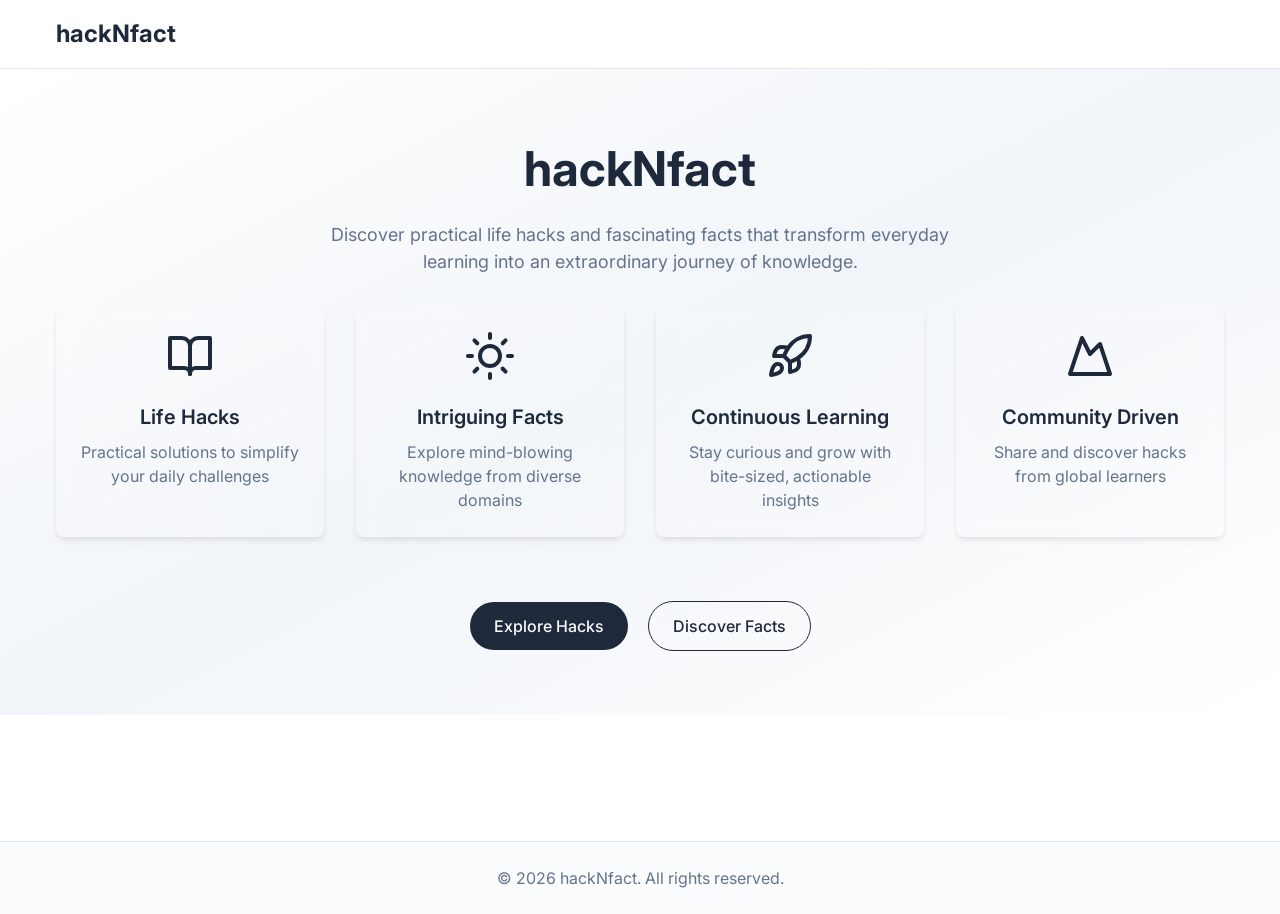
<file: index.html>
<!DOCTYPE html>
<html lang="en">
<head>
    <meta charset="UTF-8">
    <meta name="viewport" content="width=device-width, initial-scale=1.0">
    <title>hackNfact - Home</title>
    <link href="https://fonts.googleapis.com/css2?family=Inter:wght@400;500;600;700&display=swap" rel="stylesheet">
    <link rel="stylesheet" href="styles.css">
</head>
<body>
    <div class="page-layout">
        <header class="header">
            <div class="container nav-container">
                <a href="index.html" class="logo">hackNfact</a>
                
                <nav class="nav hidden">
                    <ul class="nav-links">
                        <li><a href="index.html" class="nav-link">Home</a></li>
                        <li><a href="hacks.html" class="nav-link">Hacks</a></li>
                        <li><a href="facts.html" class="nav-link">Facts</a></li>
                        <li><a href="submit.html" class="nav-link">Submit</a></li>
                        <li><a href="about.html" class="nav-link">About</a></li>
                        <li><a href="contact.html" class="nav-link">Contact</a></li>
                    </ul>
                </nav>
                
                <button class="mobile-menu-btn">
                    <svg xmlns="http://www.w3.org/2000/svg" width="24" height="24" viewBox="0 0 24 24" fill="none" stroke="currentColor" stroke-width="2" stroke-linecap="round" stroke-linejoin="round">
                        <line x1="4" y1="12" x2="20" y2="12"></line>
                        <line x1="4" y1="6" x2="20" y2="6"></line>
                        <line x1="4" y1="18" x2="20" y2="18"></line>
                    </svg>
                </button>
            </div>
        </header>
        
        <main class="main">
            <div class="hero" style="background: linear-gradient(to bottom right, var(--background), var(--secondary), var(--background))">
                <div class="container">
                    <h1 class="hero-title">hackNfact</h1>
                    <p class="hero-description">
                        Discover practical life hacks and fascinating facts that transform everyday learning into an extraordinary journey of knowledge.
                    </p>
                    
                    <div class="grid grid-4" style="margin-bottom: 4rem;">
                        <div class="feature-card">
                            <svg class="feature-icon" xmlns="http://www.w3.org/2000/svg" width="24" height="24" viewBox="0 0 24 24" fill="none" stroke="currentColor" stroke-width="2" stroke-linecap="round" stroke-linejoin="round">
                                <path d="M2 3h6a4 4 0 0 1 4 4v14a3 3 0 0 0-3-3H2z"></path>
                                <path d="M22 3h-6a4 4 0 0 0-4 4v14a3 3 0 0 1 3-3h7z"></path>
                            </svg>
                            <h3 class="feature-title">Life Hacks</h3>
                            <p class="feature-description">Practical solutions to simplify your daily challenges</p>
                        </div>
                        
                        <div class="feature-card">
                            <svg class="feature-icon" xmlns="http://www.w3.org/2000/svg" width="24" height="24" viewBox="0 0 24 24" fill="none" stroke="currentColor" stroke-width="2" stroke-linecap="round" stroke-linejoin="round">
                                <circle cx="12" cy="12" r="5"></circle>
                                <line x1="12" y1="1" x2="12" y2="3"></line>
                                <line x1="12" y1="21" x2="12" y2="23"></line>
                                <line x1="4.22" y1="4.22" x2="5.64" y2="5.64"></line>
                                <line x1="18.36" y1="18.36" x2="19.78" y2="19.78"></line>
                                <line x1="1" y1="12" x2="3" y2="12"></line>
                                <line x1="21" y1="12" x2="23" y2="12"></line>
                                <line x1="4.22" y1="19.78" x2="5.64" y2="18.36"></line>
                                <line x1="18.36" y1="5.64" x2="19.78" y2="4.22"></line>
                            </svg>
                            <h3 class="feature-title">Intriguing Facts</h3>
                            <p class="feature-description">Explore mind-blowing knowledge from diverse domains</p>
                        </div>
                        
                        <div class="feature-card">
                            <svg class="feature-icon" xmlns="http://www.w3.org/2000/svg" width="24" height="24" viewBox="0 0 24 24" fill="none" stroke="currentColor" stroke-width="2" stroke-linecap="round" stroke-linejoin="round">
                                <path d="M4.5 16.5c-1.5 1.26-2 5-2 5s3.74-.5 5-2c.71-.84.7-2.13-.09-2.91a2.18 2.18 0 0 0-2.91-.09z"></path>
                                <path d="m12 15-3-3a22 22 0 0 1 2-3.95A12.88 12.88 0 0 1 22 2c0 2.72-.78 7.5-6 11a22.35 22.35 0 0 1-4 2z"></path>
                                <path d="M9 12H4s.55-3.03 2-4c1.62-1.08 5 0 5 0"></path>
                                <path d="M12 15v5s3.03-.55 4-2c1.08-1.62 0-5 0-5"></path>
                            </svg>
                            <h3 class="feature-title">Continuous Learning</h3>
                            <p class="feature-description">Stay curious and grow with bite-sized, actionable insights</p>
                        </div>
                        
                        <div class="feature-card">
                            <svg class="feature-icon" xmlns="http://www.w3.org/2000/svg" width="24" height="24" viewBox="0 0 24 24" fill="none" stroke="currentColor" stroke-width="2" stroke-linecap="round" stroke-linejoin="round">
                                <path d="m8 3 4 8 5-5 5 15H2L8 3z"></path>
                            </svg>
                            <h3 class="feature-title">Community Driven</h3>
                            <p class="feature-description">Share and discover hacks from global learners</p>
                        </div>
                    </div>
                    
                    <div>
                        <a href="hacks.html" class="btn btn-primary" style="margin-right: 1rem;">Explore Hacks</a>
                        <a href="facts.html" class="btn btn-outline">Discover Facts</a>
                    </div>
                </div>
            </div>
        </main>
        
        <footer class="footer">
            <div class="container footer-content">
                <p>© <script>document.write(new Date().getFullYear())</script> hackNfact. All rights reserved.</p>
            </div>
        </footer>
    </div>

    <script src="scripts.js"></script>
</body>
</html>
</file>
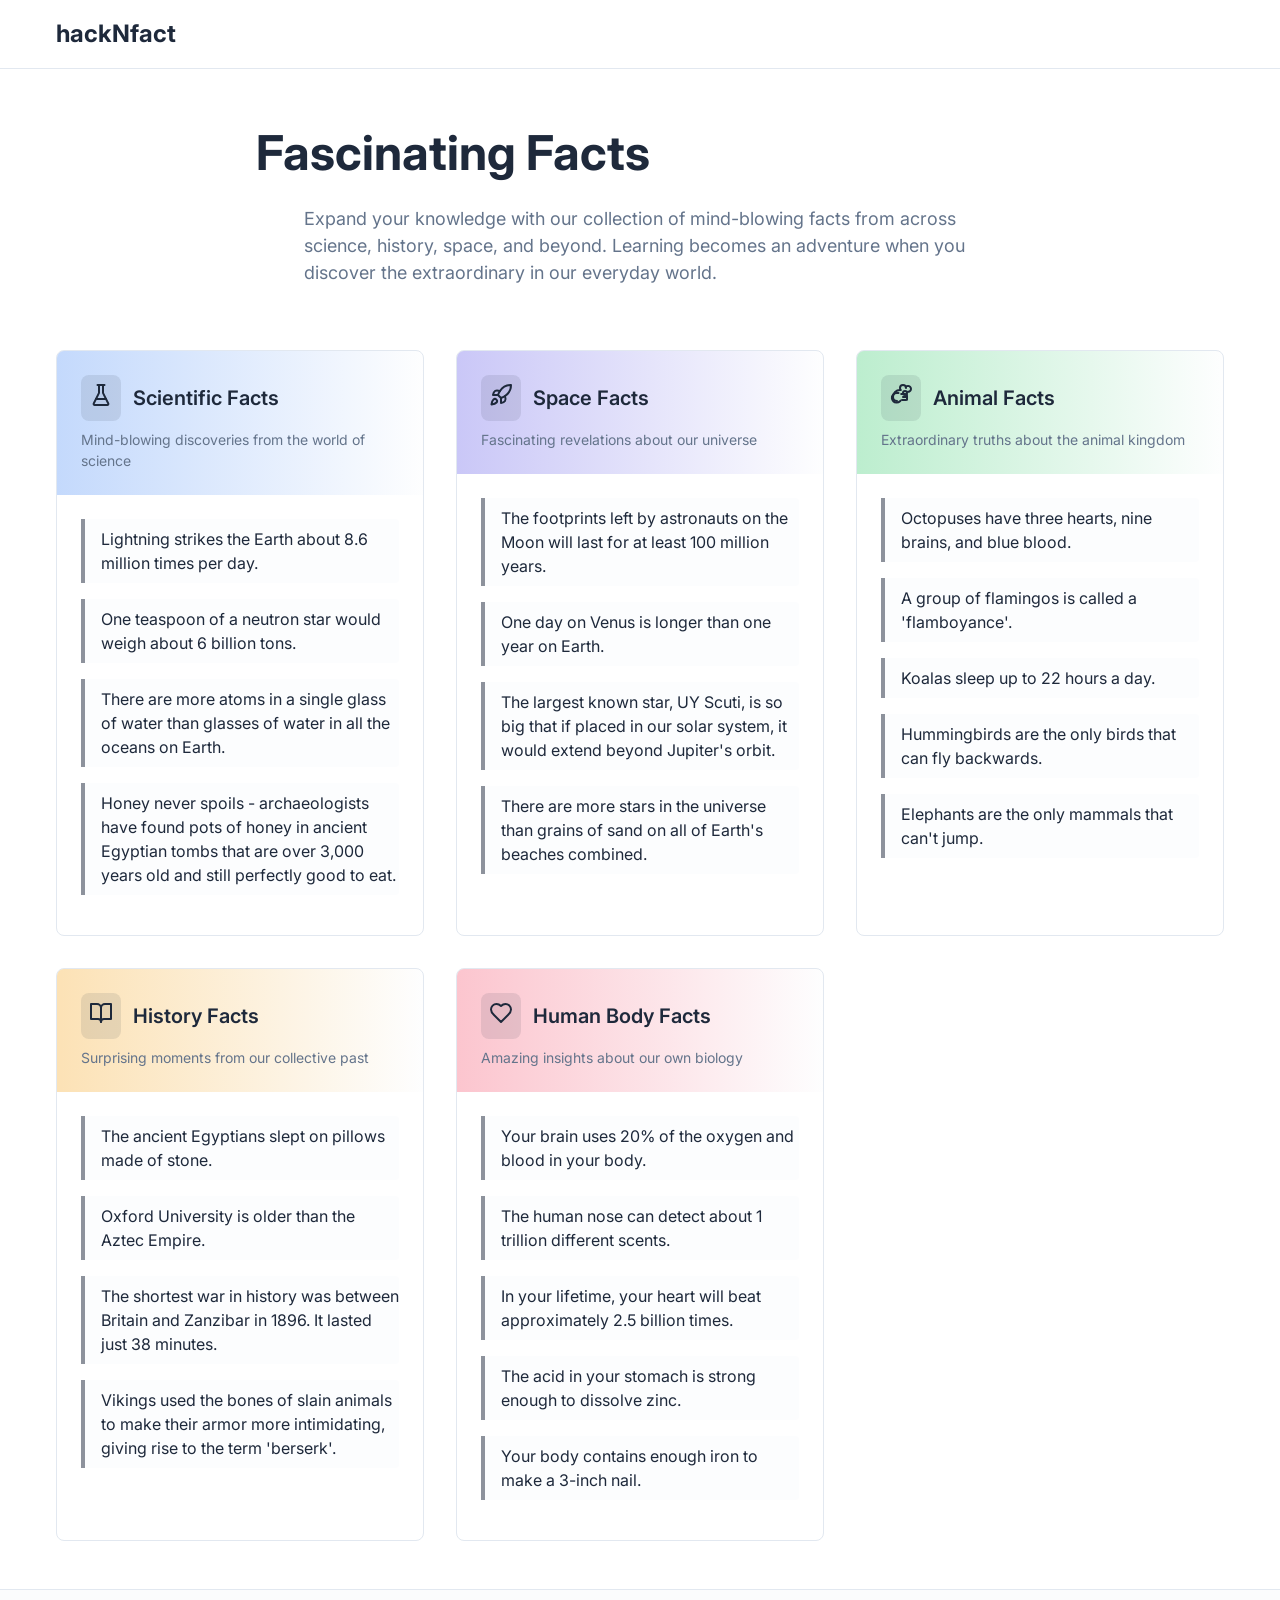
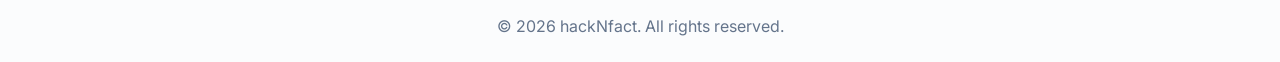
<file: facts.html>
<!DOCTYPE html>
<html lang="en">
<head>
    <meta charset="UTF-8">
    <meta name="viewport" content="width=device-width, initial-scale=1.0">
    <title>hackNfact - Facts</title>
    <link href="https://fonts.googleapis.com/css2?family=Inter:wght@400;500;600;700&display=swap" rel="stylesheet">
    <link rel="stylesheet" href="styles.css">
</head>
<body>
    <div class="page-layout">
        <header class="header">
            <div class="container nav-container">
                <a href="index.html" class="logo">hackNfact</a>
                
                <nav class="nav hidden">
                    <ul class="nav-links">
                        <li><a href="index.html" class="nav-link">Home</a></li>
                        <li><a href="hacks.html" class="nav-link">Hacks</a></li>
                        <li><a href="facts.html" class="nav-link">Facts</a></li>
                        <li><a href="submit.html" class="nav-link">Submit</a></li>
                        <li><a href="about.html" class="nav-link">About</a></li>
                        <li><a href="contact.html" class="nav-link">Contact</a></li>
                    </ul>
                </nav>
                
                <button class="mobile-menu-btn">
                    <svg xmlns="http://www.w3.org/2000/svg" width="24" height="24" viewBox="0 0 24 24" fill="none" stroke="currentColor" stroke-width="2" stroke-linecap="round" stroke-linejoin="round">
                        <line x1="4" y1="12" x2="20" y2="12"></line>
                        <line x1="4" y1="6" x2="20" y2="6"></line>
                        <line x1="4" y1="18" x2="20" y2="18"></line>
                    </svg>
                </button>
            </div>
        </header>
        
        <main class="main">
            <div class="container" style="padding: 3rem 1rem;">
                <div class="text-center" style="max-width: 48rem; margin: 0 auto 4rem;">
                    <h1 class="hero-title">Fascinating Facts</h1>
                    <p class="hero-description">
                        Expand your knowledge with our collection of mind-blowing facts from across science, history, space,
                        and beyond. Learning becomes an adventure when you discover the extraordinary in our everyday world.
                    </p>
                </div>

                <div class="grid grid-3">
                    <!-- Scientific Facts -->
                    <div class="card">
                        <div class="card-header" style="background: linear-gradient(to right, rgba(59, 130, 246, 0.3), rgba(241, 245, 249, 0.1));">
                            <div class="card-header-content">
                                <div class="icon-container">
                                    <svg xmlns="http://www.w3.org/2000/svg" width="24" height="24" viewBox="0 0 24 24" fill="none" stroke="currentColor" stroke-width="2" stroke-linecap="round" stroke-linejoin="round" class="lucide lucide-flask-conical">
                                        <path d="M10 2v7.527a2 2 0 0 1-.211.896L4.72 20.55a1 1 0 0 0 .9 1.45h12.76a1 1 0 0 0 .9-1.45l-5.069-10.127A2 2 0 0 1 14 9.527V2"></path>
                                        <path d="M8.5 2h7"></path>
                                        <path d="M7 16h10"></path>
                                    </svg>
                                </div>
                                <h2 class="card-title">Scientific Facts</h2>
                            </div>
                            <p class="card-description">Mind-blowing discoveries from the world of science</p>
                        </div>
                        <div class="card-content">
                            <div class="fact-item">
                                <p>Lightning strikes the Earth about 8.6 million times per day.</p>
                            </div>
                            <div class="fact-item">
                                <p>One teaspoon of a neutron star would weigh about 6 billion tons.</p>
                            </div>
                            <div class="fact-item">
                                <p>There are more atoms in a single glass of water than glasses of water in all the oceans on Earth.</p>
                            </div>
                            <div class="fact-item">
                                <p>Honey never spoils - archaeologists have found pots of honey in ancient Egyptian tombs that are over 3,000 years old and still perfectly good to eat.</p>
                            </div>
                        </div>
                    </div>

                    <!-- Space Facts -->
                    <div class="card">
                        <div class="card-header" style="background: linear-gradient(to right, rgba(79, 70, 229, 0.3), rgba(241, 245, 249, 0.1));">
                            <div class="card-header-content">
                                <div class="icon-container">
                                    <svg xmlns="http://www.w3.org/2000/svg" width="24" height="24" viewBox="0 0 24 24" fill="none" stroke="currentColor" stroke-width="2" stroke-linecap="round" stroke-linejoin="round" class="lucide lucide-rocket">
                                        <path d="M4.5 16.5c-1.5 1.26-2 5-2 5s3.74-.5 5-2c.71-.84.7-2.13-.09-2.91a2.18 2.18 0 0 0-2.91-.09z"></path>
                                        <path d="m12 15-3-3a22 22 0 0 1 2-3.95A12.88 12.88 0 0 1 22 2c0 2.72-.78 7.5-6 11a22.35 22.35 0 0 1-4 2z"></path>
                                        <path d="M9 12H4s.55-3.03 2-4c1.62-1.08 5 0 5 0"></path>
                                        <path d="M12 15v5s3.03-.55 4-2c1.08-1.62 0-5 0-5"></path>
                                    </svg>
                                </div>
                                <h2 class="card-title">Space Facts</h2>
                            </div>
                            <p class="card-description">Fascinating revelations about our universe</p>
                        </div>
                        <div class="card-content">
                            <div class="fact-item">
                                <p>The footprints left by astronauts on the Moon will last for at least 100 million years.</p>
                            </div>
                            <div class="fact-item">
                                <p>One day on Venus is longer than one year on Earth.</p>
                            </div>
                            <div class="fact-item">
                                <p>The largest known star, UY Scuti, is so big that if placed in our solar system, it would extend beyond Jupiter's orbit.</p>
                            </div>
                            <div class="fact-item">
                                <p>There are more stars in the universe than grains of sand on all of Earth's beaches combined.</p>
                            </div>
                        </div>
                    </div>

                    <!-- Animal Facts -->
                    <div class="card">
                        <div class="card-header" style="background: linear-gradient(to right, rgba(34, 197, 94, 0.3), rgba(241, 245, 249, 0.1));">
                            <div class="card-header-content">
                                <div class="icon-container">
                                    <svg xmlns="http://www.w3.org/2000/svg" width="24" height="24" viewBox="0 0 24 24" fill="none" stroke="currentColor" stroke-width="2" stroke-linecap="round" stroke-linejoin="round" class="lucide lucide-rat">
                                        <path d="M17 5c0-1.7-1.3-3-3-3s-3 1.3-3 3c0 .8.3 1.5.8 2H11c-3.9 0-7 3.1-7 7v0c0 2.2 1.8 4 4 4"></path>
                                        <path d="M16.8 3.9c.3-.3.6-.5 1-.7 1.5-.7 3.2-.1 3.9 1.4.7 1.5.1 3.2-1.4 3.9-.4.2-.9.3-1.3.3"></path>
                                        <path d="M9.5 10H7.8c-1.3 0-2.6.5-3.5 1.5-1 1-1.5 2.3-1.4 3.6.1 1.2.6 2.3 1.4 3.1.8.8 1.9 1.3 3.1 1.4 1.3.1 2.6-.4 3.6-1.4l.6-.6"></path>
                                        <path d="M18 16.5V13c0-1.1-.9-2-2-2h-3.8"></path>
                                        <path d="M13 17h4c.6 0 1-.4 1-1v-1c0-.6-.4-1-1-1h-3"></path>
                                        <circle cx="16" cy="10" r="2"></circle>
                                    </svg>
                                </div>
                                <h2 class="card-title">Animal Facts</h2>
                            </div>
                            <p class="card-description">Extraordinary truths about the animal kingdom</p>
                        </div>
                        <div class="card-content">
                            <div class="fact-item">
                                <p>Octopuses have three hearts, nine brains, and blue blood.</p>
                            </div>
                            <div class="fact-item">
                                <p>A group of flamingos is called a 'flamboyance'.</p>
                            </div>
                            <div class="fact-item">
                                <p>Koalas sleep up to 22 hours a day.</p>
                            </div>
                            <div class="fact-item">
                                <p>Hummingbirds are the only birds that can fly backwards.</p>
                            </div>
                            <div class="fact-item">
                                <p>Elephants are the only mammals that can't jump.</p>
                            </div>
                        </div>
                    </div>

                    <!-- History Facts -->
                    <div class="card">
                        <div class="card-header" style="background: linear-gradient(to right, rgba(245, 158, 11, 0.3), rgba(241, 245, 249, 0.1));">
                            <div class="card-header-content">
                                <div class="icon-container">
                                    <svg xmlns="http://www.w3.org/2000/svg" width="24" height="24" viewBox="0 0 24 24" fill="none" stroke="currentColor" stroke-width="2" stroke-linecap="round" stroke-linejoin="round" class="lucide lucide-book-open">
                                        <path d="M2 3h6a4 4 0 0 1 4 4v14a3 3 0 0 0-3-3H2z"></path>
                                        <path d="M22 3h-6a4 4 0 0 0-4 4v14a3 3 0 0 1 3-3h7z"></path>
                                    </svg>
                                </div>
                                <h2 class="card-title">History Facts</h2>
                            </div>
                            <p class="card-description">Surprising moments from our collective past</p>
                        </div>
                        <div class="card-content">
                            <div class="fact-item">
                                <p>The ancient Egyptians slept on pillows made of stone.</p>
                            </div>
                            <div class="fact-item">
                                <p>Oxford University is older than the Aztec Empire.</p>
                            </div>
                            <div class="fact-item">
                                <p>The shortest war in history was between Britain and Zanzibar in 1896. It lasted just 38 minutes.</p>
                            </div>
                            <div class="fact-item">
                                <p>Vikings used the bones of slain animals to make their armor more intimidating, giving rise to the term 'berserk'.</p>
                            </div>
                        </div>
                    </div>

                    <!-- Human Body Facts -->
                    <div class="card">
                        <div class="card-header" style="background: linear-gradient(to right, rgba(244, 63, 94, 0.3), rgba(241, 245, 249, 0.1));">
                            <div class="card-header-content">
                                <div class="icon-container">
                                    <svg xmlns="http://www.w3.org/2000/svg" width="24" height="24" viewBox="0 0 24 24" fill="none" stroke="currentColor" stroke-width="2" stroke-linecap="round" stroke-linejoin="round" class="lucide lucide-heart">
                                        <path d="M19 14c1.49-1.46 3-3.21 3-5.5A5.5 5.5 0 0 0 16.5 3c-1.76 0-3 .5-4.5 2-1.5-1.5-2.74-2-4.5-2A5.5 5.5 0 0 0 2 8.5c0 2.3 1.5 4.05 3 5.5l7 7Z"></path>
                                    </svg>
                                </div>
                                <h2 class="card-title">Human Body Facts</h2>
                            </div>
                            <p class="card-description">Amazing insights about our own biology</p>
                        </div>
                        <div class="card-content">
                            <div class="fact-item">
                                <p>Your brain uses 20% of the oxygen and blood in your body.</p>
                            </div>
                            <div class="fact-item">
                                <p>The human nose can detect about 1 trillion different scents.</p>
                            </div>
                            <div class="fact-item">
                                <p>In your lifetime, your heart will beat approximately 2.5 billion times.</p>
                            </div>
                            <div class="fact-item">
                                <p>The acid in your stomach is strong enough to dissolve zinc.</p>
                            </div>
                            <div class="fact-item">
                                <p>Your body contains enough iron to make a 3-inch nail.</p>
                            </div>
                        </div>
                    </div>
                </div>
            </div>
        </main>
        
        <footer class="footer">
            <div class="container footer-content">
                <p>© <script>document.write(new Date().getFullYear())</script> hackNfact. All rights reserved.</p>
            </div>
        </footer>
    </div>

    <script src="scripts.js"></script>
</body>
</html>
</file>
<file: styles.css>
:root {
  --background: #ffffff;
  --foreground: #1e293b;
  --primary: #1e293b;
  --primary-foreground: #f8fafc;
  --secondary: #f1f5f9;
  --secondary-foreground: #1e293b;
  --muted: #f1f5f9;
  --muted-foreground: #64748b;
  --accent: #f1f5f9;
  --accent-foreground: #1e293b;
  --border: #e2e8f0;
  --input: #e2e8f0;
  --border-radius: 0.5rem;
}

* {
  margin: 0;
  padding: 0;
  box-sizing: border-box;
  border-color: var(--border);
}

body {
  font-family: 'Inter', system-ui, -apple-system, BlinkMacSystemFont, 'Segoe UI', Roboto, 'Helvetica Neue', sans-serif;
  background-color: var(--background);
  color: var(--foreground);
  line-height: 1.5;
}

.container {
  width: 100%;
  max-width: 1200px;
  margin: 0 auto;
  padding: 0 1rem;
}

/* Navigation */
.header {
  background-color: rgba(255, 255, 255, 0.8);
  backdrop-filter: blur(8px);
  border-bottom: 1px solid var(--border);
  position: sticky;
  top: 0;
  z-index: 10;
}

.nav-container {
  display: flex;
  justify-content: space-between;
  align-items: center;
  padding: 1rem;
}

.logo {
  font-size: 1.5rem;
  font-weight: bold;
  color: var(--primary);
  text-decoration: none;
}

.nav {
  display: none;
}

.nav-links {
  display: flex;
  gap: 1.5rem;
  list-style: none;
}

.nav-link {
  color: var(--muted-foreground);
  text-decoration: none;
  transition: color 0.2s;
}

.nav-link:hover {
  color: var(--primary);
}

.nav-link.active {
  color: var(--primary);
  font-weight: 500;
}

.mobile-menu-btn {
  background: none;
  border: none;
  color: var(--muted-foreground);
  padding: 0.5rem;
  cursor: pointer;
  display: block;
}

/* Footer */
.footer {
  background-color: rgba(241, 245, 249, 0.3);
  padding: 1.5rem 0;
  border-top: 1px solid var(--border);
}

.footer-content {
  text-align: center;
  color: var(--muted-foreground);
}

/* Main Content */
.main {
  flex-grow: 1;
  min-height: calc(100vh - 128px);
}

/* Page Layout */
.page-layout {
  min-height: 100vh;
  display: flex;
  flex-direction: column;
}

/* Hero Sections */
.hero {
  padding: 4rem 1rem;
  text-align: center;
}

.hero-title {
  font-size: 2.5rem;
  font-weight: bold;
  margin-bottom: 1rem;
  color: var(--primary);
}

.hero-description {
  font-size: 1.125rem;
  max-width: 42rem;
  margin: 0 auto 2rem;
  color: var(--muted-foreground);
}

/* Cards */
.card {
  background-color: var(--background);
  border: 1px solid var(--border);
  border-radius: var(--border-radius);
  overflow: hidden;
  transition: box-shadow 0.3s, transform 0.3s;
}

.card:hover {
  box-shadow: 0 10px 25px -5px rgba(0, 0, 0, 0.1);
}

.card-header {
  padding: 1.5rem;
  background: linear-gradient(to right, rgba(241, 245, 249, 0.3), rgba(255, 255, 255, 1));
}

.card-header-content {
  display: flex;
  align-items: center;
  gap: 0.75rem;
  margin-bottom: 0.5rem;
}

.icon-container {
  padding: 0.5rem;
  background-color: rgba(30, 41, 59, 0.1);
  border-radius: 0.5rem;
  color: var(--primary);
}

.card-title {
  font-size: 1.25rem;
  font-weight: 600;
}

.card-description {
  color: var(--muted-foreground);
  font-size: 0.875rem;
}

.card-content {
  padding: 1.5rem;
}

/* Buttons */
.btn {
  display: inline-flex;
  align-items: center;
  justify-content: center;
  padding: 0.75rem 1.5rem;
  font-weight: 500;
  border-radius: 9999px;
  transition: all 0.2s;
  cursor: pointer;
  text-decoration: none;
}

.btn-primary {
  background-color: var(--primary);
  color: var(--primary-foreground);
}

.btn-primary:hover {
  background-color: rgba(30, 41, 59, 0.9);
}

.btn-outline {
  border: 1px solid var(--primary);
  color: var(--primary);
  background-color: transparent;
}

.btn-outline:hover {
  background-color: rgba(30, 41, 59, 0.1);
}

/* Grid Layouts */
.grid {
  display: grid;
  gap: 2rem;
}

/* Fact item styles */
.fact-item {
  border-left: 4px solid rgba(30, 41, 59, 0.5);
  padding-left: 1rem;
  padding-top: 0.5rem;
  padding-bottom: 0.5rem;
  margin-bottom: 1rem;
  background-color: rgba(241, 245, 249, 0.2);
  border-top-right-radius: 0.25rem;
  border-bottom-right-radius: 0.25rem;
  transition: background-color 0.2s;
}

.fact-item:hover {
  background-color: rgba(241, 245, 249, 0.3);
}

/* Hack item styles */
.hack-list {
  list-style: none;
}

.hack-item {
  border-bottom: 1px solid rgba(226, 232, 240, 0.6);
  padding-bottom: 0.75rem;
  margin-bottom: 0.75rem;
}

.hack-item:last-child {
  border-bottom: none;
  padding-bottom: 0;
  margin-bottom: 0;
}

.hack-link {
  color: var(--foreground);
  text-decoration: none;
  display: flex;
  align-items: center;
  gap: 0.5rem;
  transition: color 0.2s;
}

.hack-link:hover {
  color: var(--primary);
}

.dot {
  height: 0.5rem;
  width: 0.5rem;
  background-color: var(--accent);
  border-radius: 50%;
  display: inline-block;
}

/* Forms */
.form-group {
  margin-bottom: 1.5rem;
}

.form-label {
  display: block;
  margin-bottom: 0.5rem;
  font-weight: 500;
}

.form-input {
  width: 100%;
  padding: 0.75rem;
  border: 1px solid var(--input);
  border-radius: var(--border-radius);
  background-color: var(--background);
  color: var(--foreground);
}

.form-input:focus {
  outline: 2px solid rgba(30, 41, 59, 0.2);
  outline-offset: 2px;
}

.form-textarea {
  min-height: 150px;
  resize: vertical;
}

.form-select {
  width: 100%;
  padding: 0.75rem;
  border: 1px solid var(--input);
  border-radius: var(--border-radius);
  background-color: var(--background);
  color: var(--foreground);
}

.form-error {
  color: #f43f5e;
  font-size: 0.875rem;
  margin-top: 0.25rem;
}

.form-description {
  color: var(--muted-foreground);
  font-size: 0.875rem;
  margin-top: 0.25rem;
}

/* Modal and Dialog */
.dialog-overlay {
  position: fixed;
  inset: 0;
  background-color: rgba(0, 0, 0, 0.8);
  display: flex;
  align-items: center;
  justify-content: center;
  z-index: 50;
}

.dialog-content {
  background-color: var(--background);
  padding: 1.5rem;
  border-radius: var(--border-radius);
  box-shadow: 0 25px 50px -12px rgba(0, 0, 0, 0.25);
  max-width: 42rem;
  width: 90%;
}

.dialog-header {
  margin-bottom: 1rem;
}

.dialog-title {
  font-size: 1.5rem;
  font-weight: 600;
  text-align: center;
}

/* Animation utility classes */
.animate-pulse {
  animation: pulse 2s cubic-bezier(0.4, 0, 0.6, 1) infinite;
}

@keyframes pulse {
  0%, 100% {
    opacity: 1;
  }
  50% {
    opacity: .7;
  }
}

.animate-fade-in {
  animation: fade-in 0.3s ease-out;
}

@keyframes fade-in {
  from {
    opacity: 0;
    transform: translateY(10px);
  }
  to {
    opacity: 1;
    transform: translateY(0);
  }
}

/* Carousel */
.carousel {
  position: relative;
  width: 100%;
  max-width: 24rem;
  margin: 0 auto;
  overflow: hidden;
}

.carousel-content {
  display: flex;
  transition: transform 0.5s ease;
}

.carousel-item {
  flex: 0 0 100%;
  display: flex;
  flex-direction: column;
  align-items: center;
}

.carousel-image-container {
  overflow: hidden;
  border-radius: var(--border-radius);
  aspect-ratio: 1;
  width: 100%;
  max-width: 300px;
  margin: 0 auto;
}

.carousel-image {
  width: 100%;
  height: 100%;
  object-fit: cover;
  transition: transform 0.3s;
}

.carousel-image:hover {
  transform: scale(1.05);
}

.carousel-caption {
  text-align: center;
  margin-top: 1rem;
}

.carousel-name {
  font-weight: 600;
  font-size: 1.125rem;
}

.carousel-role {
  color: var(--muted-foreground);
}

.carousel-nav {
  display: flex;
  justify-content: center;
  margin-top: 1rem;
  gap: 0.5rem;
}

.carousel-btn {
  background: none;
  border: 1px solid var(--border);
  width: 2.5rem;
  height: 2.5rem;
  border-radius: 50%;
  display: flex;
  align-items: center;
  justify-content: center;
  cursor: pointer;
  transition: background-color 0.2s;
}

.carousel-btn:hover {
  background-color: var(--secondary);
}

/* Responsive */
@media (min-width: 768px) {
  .nav {
    display: block;
  }
  
  .mobile-menu-btn {
    display: none;
  }
  
  .hero-title {
    font-size: 3rem;
  }
  
  .grid {
    grid-template-columns: repeat(2, 1fr);
  }

  .form-row {
    display: grid;
    grid-template-columns: repeat(2, 1fr);
    gap: 1.5rem;
  }
  
  .dialog-content {
    max-width: 42rem;
  }
}

@media (min-width: 1024px) {
  .grid-3 {
    grid-template-columns: repeat(3, 1fr);
  }
  
  .grid-4 {
    grid-template-columns: repeat(4, 1fr);
  }
}

/* Success message */
.success-message {
  text-align: center;
  padding: 2rem;
  border: 1px solid rgba(var(--primary), 0.2);
  border-radius: var(--border-radius);
  animation: fade-in 0.3s ease-out;
}

.success-icon {
  width: 4rem;
  height: 4rem;
  margin: 0 auto 1rem;
  color: var(--primary);
}

/* Contact info */
.contact-info-item {
  display: flex;
  align-items: flex-start;
  margin-bottom: 1.5rem;
}

.contact-icon {
  margin-right: 0.75rem;
  margin-top: 0.25rem;
  color: var(--primary);
}

.social-links {
  display: flex;
  gap: 1rem;
}

.social-link {
  background-color: var(--background);
  color: var(--primary);
  padding: 0.75rem;
  border-radius: 9999px;
  transition: background-color 0.2s;
}

.social-link:hover {
  background-color: rgba(var(--primary), 0.05);
}

.map-container {
  height: 300px;
  background-color: rgba(var(--muted), 0.3);
  border: 1px solid var(--border);
  border-radius: var(--border-radius);
  margin-top: 2.5rem;
  display: flex;
  align-items: center;
  justify-content: center;
  color: var(--muted-foreground);
}

.map-icon {
  margin-right: 0.5rem;
}

/* Feature cards */
.feature-card {
  background-color: rgba(255, 255, 255, 0.1);
  backdrop-filter: blur(8px);
  border: 1px solid rgba(255, 255, 255, 0.2);
  padding: 1.5rem;
  border-radius: var(--border-radius);
  box-shadow: 0 4px 6px -1px rgba(0, 0, 0, 0.1);
  transition: transform 0.3s, box-shadow 0.3s;
}

.feature-card:hover {
  transform: scale(1.05);
  box-shadow: 0 10px 15px -3px rgba(0, 0, 0, 0.1);
}

.feature-icon {
  width: 3rem;
  height: 3rem;
  margin-bottom: 1rem;
  color: var(--primary);
}

.feature-title {
  font-size: 1.25rem;
  font-weight: 600;
  margin-bottom: 0.5rem;
}

.feature-description {
  color: var(--muted-foreground);
}

/* About page */
.about-card {
  display: flex;
  flex-direction: column;
  align-items: center;
  gap: 1.5rem;
  transition: box-shadow 0.3s;
}

.about-card:hover {
  box-shadow: 0 4px 6px -1px rgba(0, 0, 0, 0.1);
}

.about-icon-container {
  background-color: rgba(30, 41, 59, 0.1);
  padding: 1rem;
  border-radius: 9999px;
}

.about-icon {
  width: 2.5rem;
  height: 2.5rem;
  color: var(--primary);
}

.about-content {
  text-align: center;
}

@media (min-width: 768px) {
  .about-card {
    flex-direction: row;
    text-align: left;
  }
  
  .about-content {
    text-align: left;
  }
}

/* Know Us button */
.know-us-btn {
  animation: pulse 2s cubic-bezier(0.4, 0, 0.6, 1) infinite;
}

.know-us-btn:hover {
  animation: none;
}

.hidden {
  display: none;
}
</file>
